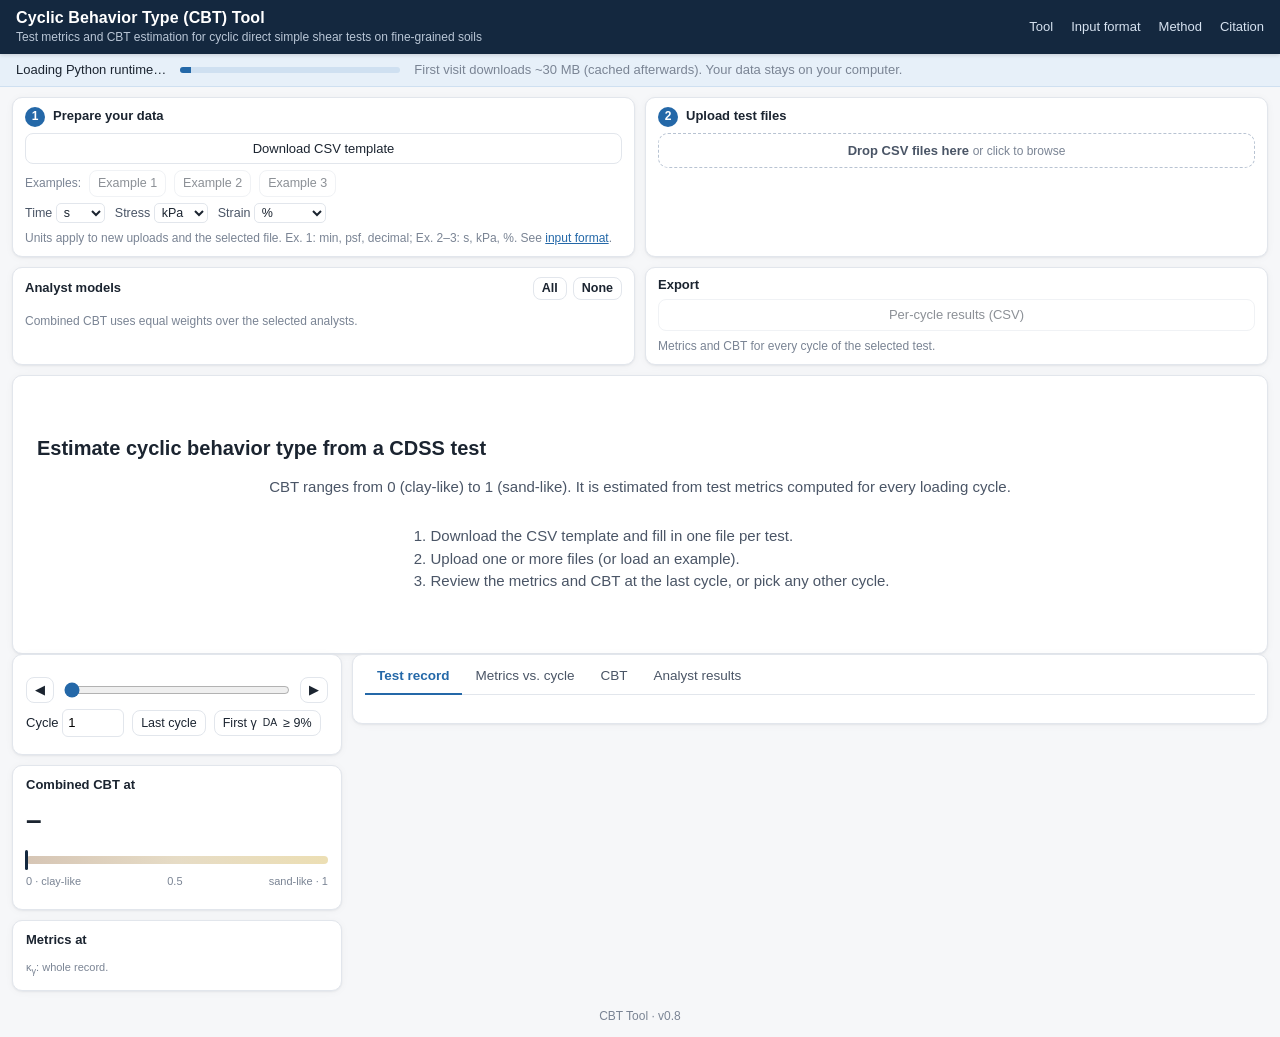
<file: index.html>
<!DOCTYPE html>
<html lang="en">
<head>
<meta charset="utf-8">
<meta name="viewport" content="width=device-width, initial-scale=1">
<title>CBT Tool – Cyclic Behavior Type from CDSS Tests</title>
<meta name="description" content="Compute cyclic test metrics and estimate cyclic behavior type (CBT) of fine-grained soils from cyclic direct simple shear test records.">
<link rel="stylesheet" href="css/style.css?v=0.8">
<script src="vendor/plotly.min.js"></script>
</head>
<body>

<header class="topbar">
  <div class="brand">
    <h1>Cyclic Behavior Type (CBT) Tool</h1>
    <p>Test metrics and CBT estimation for cyclic direct simple shear tests on fine-grained soils</p>
  </div>
  <nav>
    <a href="#tool">Tool</a>
    <a href="about.html#input">Input format</a>
    <a href="about.html#method">Method</a>
    <a href="about.html#cite">Citation</a>
  </nav>
</header>

<div id="loader" class="loader">
  <span id="loaderText">Starting the calculation engine…</span>
  <span class="bar"><i id="loaderBar"></i></span>
  <span class="muted">First visit downloads ~30 MB (cached afterwards). Your data stays on your computer.</span>
</div>

<!-- ================= Control panel (horizontal) ================= -->
<section class="controls" id="tool">
  <div class="card">
    <h2><span class="n">1</span>Prepare your data</h2>
    <div class="stack small">
      <a class="btn block" href="template/CBT_CDSS_Template.csv" download>Download CSV template</a>
      <div class="row">
        <span class="muted">Examples:</span>
        <button class="btn sm" data-example="examples/Example_1.csv" data-units="min,psf,dec" title="Units: min, psf, decimal strain" disabled>Example 1</button>
        <button class="btn sm" data-example="examples/Example_2.csv" data-units="s,kPa,%" title="Units: s, kPa, % strain" disabled>Example 2</button>
        <button class="btn sm" data-example="examples/Example_3.csv" data-units="s,kPa,%" title="Units: s, kPa, % strain" disabled>Example 3</button>
      </div>
      <div class="units">
        <label>Time <select id="uTime"><option>s</option><option>min</option><option>h</option></select></label>
        <label>Stress <select id="uStress"><option>kPa</option><option>MPa</option><option>psf</option><option>psi</option><option>atm</option></select></label>
        <label>Strain <select id="uStrain"><option value="%">%</option><option value="dec">decimal</option></select></label>
      </div>
      <div class="muted">Units apply to new uploads and the selected file. Ex. 1: min, psf, decimal; Ex. 2–3: s, kPa, %. See <a href="about.html#input">input format</a>.</div>
    </div>
  </div>

  <div class="card">
    <h2><span class="n">2</span>Upload test files</h2>
    <label class="drop" id="drop">
      <input type="file" id="fileInput" accept=".csv,.txt" multiple>
      <strong>Drop CSV files here</strong> <span class="muted">or click to browse</span>
    </label>
    <ul class="files" id="fileList"></ul>
  </div>

  <div class="card">
    <h2>Analyst models
      <span class="h2-actions"><button class="btn sm" id="allAnalysts">All</button><button class="btn sm" id="noAnalysts">None</button></span>
    </h2>
    <div class="analysts" id="analystList"></div>
    <div class="muted small" style="margin-top:6px">Combined CBT uses equal weights over the selected analysts.</div>
  </div>

  <div class="card">
    <h2>Export</h2>
    <button class="btn block" id="exportCycles" disabled>Per-cycle results (CSV)</button>
    <div class="muted small" style="margin-top:6px">Metrics and CBT for every cycle of the selected test.</div>
  </div>
</section>

<!-- ================= Workspace ================= -->
<main class="workspace">
  <div id="emptyState" class="card empty">
    <h2>Estimate cyclic behavior type from a CDSS test</h2>
    <p>CBT ranges from 0 (clay-like) to 1 (sand-like). It is estimated from test metrics computed for every loading cycle.</p>
    <ol>
      <li>Download the CSV template and fill in one file per test.</li>
      <li>Upload one or more files (or load an example).</li>
      <li>Review the metrics and CBT at the last cycle, or pick any other cycle.</li>
    </ol>
  </div>

  <div id="testView" class="ws" hidden>
    <!-- ---------- left: test, cycle, results ---------- -->
    <div class="leftcol">
      <div class="card">
        <div class="testhead">
          <h2 id="tName"></h2>
          <div class="facts" id="tFacts"></div>
        </div>
        <div id="tBanner"></div>
        <div class="cyclebar">
          <div class="row nowrap">
            <button class="btn sm" id="prevCyc" title="Previous cycle">◀</button>
            <input type="range" id="cycSlider" min="1" max="1" value="1">
            <button class="btn sm" id="nextCyc" title="Next cycle">▶</button>
          </div>
          <div class="row">
            <label class="small">Cycle <input type="number" id="cycInput" min="1" value="1"></label>
            <button class="btn sm" id="goLast">Last cycle</button>
            <button class="btn sm" id="goTarget">First γ<sub>DA</sub> ≥ 9%</button>
          </div>
          <div class="cinfo" id="cycInfo"></div>
        </div>
      </div>

      <div class="results">
        <div class="card" id="cbtCard">
          <h2>Combined CBT at <span id="rCycle"></span></h2>
          <div class="cbt-big"><span class="v" id="rMedian">–</span><span class="l" id="rNote"></span></div>
          <div class="gauge" id="gauge">
            <div class="track"></div><div class="band" id="gBand"></div><div class="med" id="gMed"></div>
          </div>
          <div class="gauge-labels"><span>0 · clay-like</span><span>0.5</span><span>sand-like · 1</span></div>
          <div class="kv" id="rKV"></div>
        </div>
        <div class="card compact">
          <h2>Metrics at <span id="mCycle"></span></h2>
          <div class="metrics" id="metricGrid"></div>
          <div class="metrics-legend">κ<sub>γ</sub>: whole record.</div>
        </div>
      </div>
    </div>

    <!-- ---------- right: plots ---------- -->
    <div class="rightcol card">
      <div class="tabs" id="tabs">
        <button data-tab="record" class="on">Test record</button>
        <button data-tab="evol">Metrics vs. cycle</button>
        <button data-tab="cbt">CBT</button>
        <button data-tab="table">Analyst results</button>
      </div>

      <div class="tabpane on" id="tab-record">
        <div class="recgrid">
          <div class="plot" id="pLoop"></div>
          <div class="plot" id="pPath"></div>
          <div class="plot acc" id="pAcc"></div>
          <div class="plot" id="pStrainT"></div>
          <div class="plot" id="pRuT"></div>
        </div>
      </div>

      <div class="tabpane" id="tab-evol">
        <div class="grid2">
          <div class="plot" id="eRu"></div>
          <div class="plot" id="eHull"></div>
          <div class="plot" id="eDg"></div>
          <div class="plot" id="eGda"></div>
        </div>
      </div>

      <div class="tabpane" id="tab-cbt">
        <div class="row small" style="margin-bottom:8px">
          <label><input type="checkbox" id="showAnalystLines" checked> Show individual analysts</label>
          <label><input type="checkbox" id="logitSpace"> Distribution in logit space</label>
        </div>
        <div class="grid2">
          <div class="plot" id="cEvol"></div>
          <div class="plot" id="cPdf"></div>
        </div>
      </div>

      <div class="tabpane" id="tab-table">
        <div class="tblwrap"><table class="tbl" id="aTable"></table></div>
        <p class="muted small">μ<sub>T</sub>, σ<sub>T</sub>: mean and standard deviation in logit space. σ<sub>T</sub> combines coefficient (posterior) uncertainty and the model standard deviation σ̂. Combined σ<sub>T</sub> adds the between-analyst term.</p>
      </div>
    </div>
  </div>
</main>

<footer>CBT Tool · v0.8</footer>

<script src="js/app.js?v=0.8"></script>
</body>
</html>
</file>
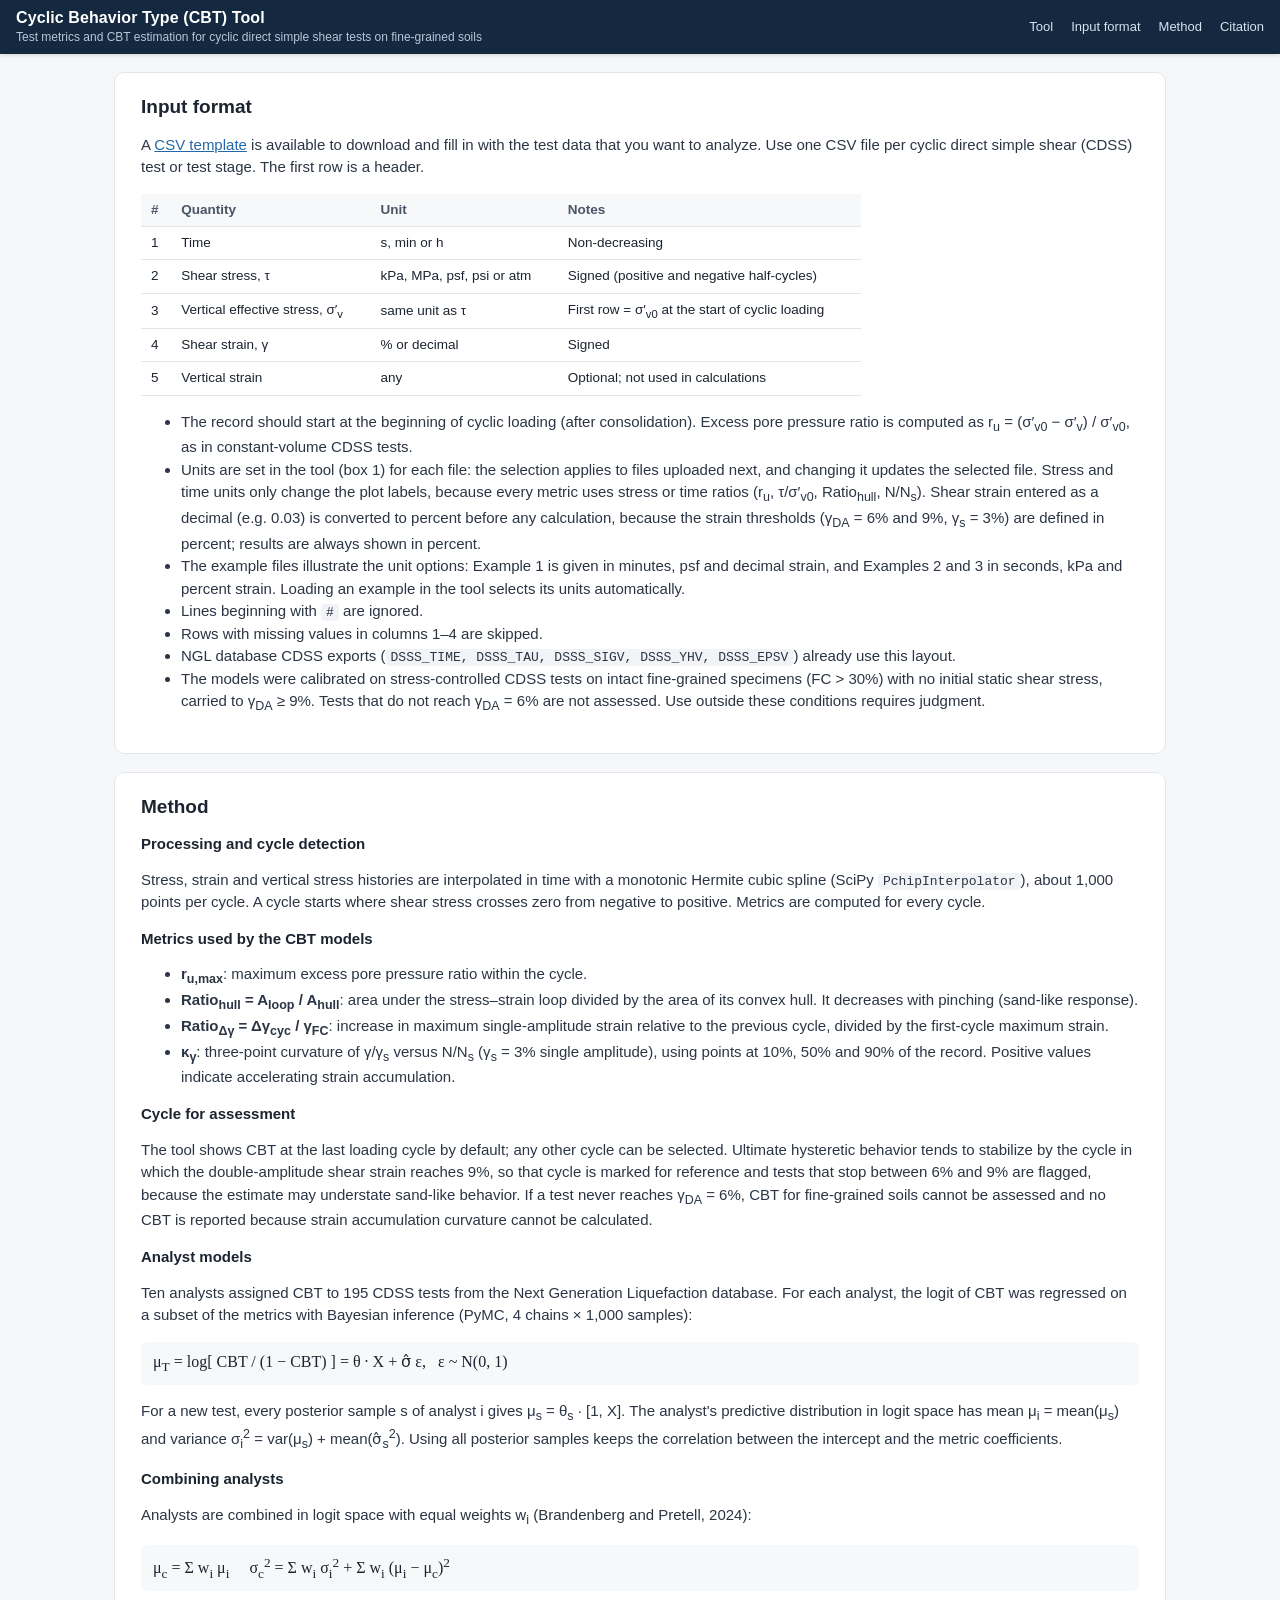
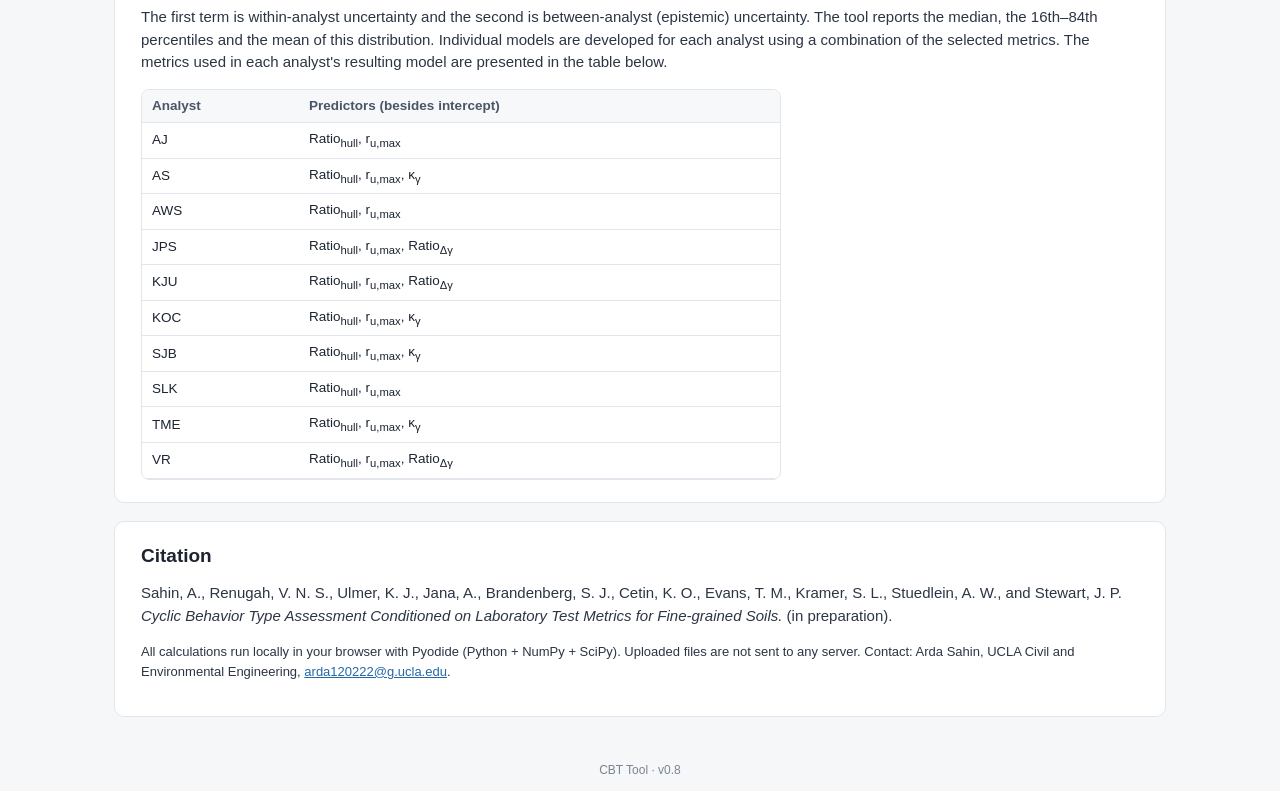
<file: about.html>
<!DOCTYPE html>
<html lang="en">
<head>
<meta charset="utf-8">
<meta name="viewport" content="width=device-width, initial-scale=1">
<title>CBT Tool – Input format, method and citation</title>
<meta name="description" content="Compute cyclic test metrics and estimate cyclic behavior type (CBT) of fine-grained soils from cyclic direct simple shear test records.">
<link rel="stylesheet" href="css/style.css?v=0.8">
</head>
<body>

<header class="topbar">
  <div class="brand">
    <h1>Cyclic Behavior Type (CBT) Tool</h1>
    <p>Test metrics and CBT estimation for cyclic direct simple shear tests on fine-grained soils</p>
  </div>
  <nav>
    <a href="index.html">Tool</a>
    <a href="#input">Input format</a>
    <a href="#method">Method</a>
    <a href="#cite">Citation</a>
  </nav>
</header>

<div class="doc" style="margin-top:6px">
  <section id="input">
    <h2>Input format</h2>
    <p>A <a href="template/CBT_CDSS_Template.csv" download>CSV template</a> is available to download and fill in with the test data that you want to analyze. Use one CSV file per cyclic direct simple shear (CDSS) test or test stage. The first row is a header.</p>
    <table class="tbl" style="max-width:720px">
      <thead><tr><th>#</th><th style="text-align:left">Quantity</th><th style="text-align:left">Unit</th><th style="text-align:left">Notes</th></tr></thead>
      <tbody>
        <tr><td>1</td><td style="text-align:left">Time</td><td style="text-align:left">s, min or h</td><td style="text-align:left">Non-decreasing</td></tr>
        <tr><td>2</td><td style="text-align:left">Shear stress, τ</td><td style="text-align:left">kPa, MPa, psf, psi or atm</td><td style="text-align:left">Signed (positive and negative half-cycles)</td></tr>
        <tr><td>3</td><td style="text-align:left">Vertical effective stress, σ′<sub>v</sub></td><td style="text-align:left">same unit as τ</td><td style="text-align:left">First row = σ′<sub>v0</sub> at the start of cyclic loading</td></tr>
        <tr><td>4</td><td style="text-align:left">Shear strain, γ</td><td style="text-align:left">% or decimal</td><td style="text-align:left">Signed</td></tr>
        <tr><td>5</td><td style="text-align:left">Vertical strain</td><td style="text-align:left">any</td><td style="text-align:left">Optional; not used in calculations</td></tr>
      </tbody>
    </table>
    <ul>
      <li>The record should start at the beginning of cyclic loading (after consolidation). Excess pore pressure ratio is computed as r<sub>u</sub> = (σ′<sub>v0</sub> − σ′<sub>v</sub>) / σ′<sub>v0</sub>, as in constant-volume CDSS tests.</li>
      <li>Units are set in the tool (box 1) for each file: the selection applies to files uploaded next, and changing it updates the selected file. Stress and time units only change the plot labels, because every metric uses stress or time ratios (r<sub>u</sub>, τ/σ′<sub>v0</sub>, Ratio<sub>hull</sub>, N/N<sub>s</sub>). Shear strain entered as a decimal (e.g. 0.03) is converted to percent before any calculation, because the strain thresholds (γ<sub>DA</sub> = 6% and 9%, γ<sub>s</sub> = 3%) are defined in percent; results are always shown in percent.</li>
      <li>The example files illustrate the unit options: Example 1 is given in minutes, psf and decimal strain, and Examples 2 and 3 in seconds, kPa and percent strain. Loading an example in the tool selects its units automatically.</li>
      <li>Lines beginning with <code>#</code> are ignored.</li>
      <li>Rows with missing values in columns 1–4 are skipped.</li>
      <li>NGL database CDSS exports (<code>DSSS_TIME, DSSS_TAU, DSSS_SIGV, DSSS_YHV, DSSS_EPSV</code>) already use this layout.</li>
      <li>The models were calibrated on stress-controlled CDSS tests on intact fine-grained specimens (FC &gt; 30%) with no initial static shear stress, carried to γ<sub>DA</sub> ≥ 9%. Tests that do not reach γ<sub>DA</sub> = 6% are not assessed. Use outside these conditions requires judgment.</li>
    </ul>
  </section>

  <section id="method">
    <h2>Method</h2>
    <h3>Processing and cycle detection</h3>
    <p>Stress, strain and vertical stress histories are interpolated in time with a monotonic Hermite cubic spline (SciPy <code>PchipInterpolator</code>), about 1,000 points per cycle. A cycle starts where shear stress crosses zero from negative to positive. Metrics are computed for every cycle.</p>

    <h3>Metrics used by the CBT models</h3>
    <ul>
      <li><strong>r<sub>u,max</sub></strong>: maximum excess pore pressure ratio within the cycle.</li>
      <li><strong>Ratio<sub>hull</sub> = A<sub>loop</sub> / A<sub>hull</sub></strong>: area under the stress–strain loop divided by the area of its convex hull. It decreases with pinching (sand-like response).</li>
      <li><strong>Ratio<sub>Δγ</sub> = Δγ<sub>cyc</sub> / γ<sub>FC</sub></strong>: increase in maximum single-amplitude strain relative to the previous cycle, divided by the first-cycle maximum strain.</li>
      <li><strong>κ<sub>γ</sub></strong>: three-point curvature of γ/γ<sub>s</sub> versus N/N<sub>s</sub> (γ<sub>s</sub> = 3% single amplitude), using points at 10%, 50% and 90% of the record. Positive values indicate accelerating strain accumulation.</li>
    </ul>

    <h3>Cycle for assessment</h3>
    <p>The tool shows CBT at the last loading cycle by default; any other cycle can be selected. Ultimate hysteretic behavior tends to stabilize by the cycle in which the double-amplitude shear strain reaches 9%, so that cycle is marked for reference and tests that stop between 6% and 9% are flagged, because the estimate may understate sand-like behavior. If a test never reaches γ<sub>DA</sub> = 6%, CBT for fine-grained soils cannot be assessed and no CBT is reported because strain accumulation curvature cannot be calculated.</p>

    <h3>Analyst models</h3>
    <p>Ten analysts assigned CBT to 195 CDSS tests from the Next Generation Liquefaction database. For each analyst, the logit of CBT was regressed on a subset of the metrics with Bayesian inference (PyMC, 4 chains × 1,000 samples):</p>
    <div class="eq">μ<sub>T</sub> = log[ CBT / (1 − CBT) ] = θ · X + σ̂ ε,&nbsp;&nbsp; ε ~ N(0, 1)</div>
    <p>For a new test, every posterior sample s of analyst i gives μ<sub>s</sub> = θ<sub>s</sub> · [1, X]. The analyst's predictive distribution in logit space has mean μ<sub>i</sub> = mean(μ<sub>s</sub>) and variance σ<sub>i</sub><sup>2</sup> = var(μ<sub>s</sub>) + mean(σ̂<sub>s</sub><sup>2</sup>). Using all posterior samples keeps the correlation between the intercept and the metric coefficients.</p>

    <h3>Combining analysts</h3>
    <p>Analysts are combined in logit space with equal weights w<sub>i</sub> (Brandenberg and Pretell, 2024):</p>
    <div class="eq">μ<sub>c</sub> = Σ w<sub>i</sub> μ<sub>i</sub>&nbsp;&nbsp;&nbsp;&nbsp; σ<sub>c</sub><sup>2</sup> = Σ w<sub>i</sub> σ<sub>i</sub><sup>2</sup> + Σ w<sub>i</sub> (μ<sub>i</sub> − μ<sub>c</sub>)<sup>2</sup></div>
    <p>The first term is within-analyst uncertainty and the second is between-analyst (epistemic) uncertainty. The tool reports the median, the 16th–84th percentiles and the mean of this distribution. Individual models are developed for each analyst using a combination of the selected metrics. The metrics used in each analyst's resulting model are presented in the table below.</p>
    <div class="tblwrap" style="max-width:640px"><table class="tbl"><thead><tr><th>Analyst</th><th style="text-align:left">Predictors (besides intercept)</th></tr></thead><tbody><tr><td>AJ</td><td style="text-align:left">Ratio<sub>hull</sub>, r<sub>u,max</sub></td></tr><tr><td>AS</td><td style="text-align:left">Ratio<sub>hull</sub>, r<sub>u,max</sub>, κ<sub>γ</sub></td></tr><tr><td>AWS</td><td style="text-align:left">Ratio<sub>hull</sub>, r<sub>u,max</sub></td></tr><tr><td>JPS</td><td style="text-align:left">Ratio<sub>hull</sub>, r<sub>u,max</sub>, Ratio<sub>Δγ</sub></td></tr><tr><td>KJU</td><td style="text-align:left">Ratio<sub>hull</sub>, r<sub>u,max</sub>, Ratio<sub>Δγ</sub></td></tr><tr><td>KOC</td><td style="text-align:left">Ratio<sub>hull</sub>, r<sub>u,max</sub>, κ<sub>γ</sub></td></tr><tr><td>SJB</td><td style="text-align:left">Ratio<sub>hull</sub>, r<sub>u,max</sub>, κ<sub>γ</sub></td></tr><tr><td>SLK</td><td style="text-align:left">Ratio<sub>hull</sub>, r<sub>u,max</sub></td></tr><tr><td>TME</td><td style="text-align:left">Ratio<sub>hull</sub>, r<sub>u,max</sub>, κ<sub>γ</sub></td></tr><tr><td>VR</td><td style="text-align:left">Ratio<sub>hull</sub>, r<sub>u,max</sub>, Ratio<sub>Δγ</sub></td></tr></tbody></table></div>
  </section>

  <section id="cite">
    <h2>Citation</h2>
    <p>Sahin, A., Renugah, V. N. S., Ulmer, K. J., Jana, A., Brandenberg, S. J., Cetin, K. O., Evans, T. M., Kramer, S. L., Stuedlein, A. W., and Stewart, J. P. <em>Cyclic Behavior Type Assessment Conditioned on Laboratory Test Metrics for Fine-grained Soils.</em> (in preparation).</p>
    <p class="muted">All calculations run locally in your browser with Pyodide (Python + NumPy + SciPy). Uploaded files are not sent to any server. Contact: Arda Sahin, UCLA Civil and Environmental Engineering, <a href="mailto:arda120222@g.ucla.edu">arda120222@g.ucla.edu</a>.</p>
  </section>
</div>

<footer>CBT Tool · v0.8</footer>
</body>
</html>
</file>
<file: css/style.css>
:root {
  --bg: #f6f7f9;
  --panel: #ffffff;
  --ink: #1b2430;
  --ink-2: #4a5566;
  --ink-3: #7a8494;
  --line: #e2e6ec;
  --accent: #2468a8;
  --accent-soft: #e7f0f9;
  --clay: #8a5a2b;
  --sand: #c9a227;
  --ok: #2e7d4f;
  --warn: #b26a00;
  --warn-soft: #fff4e2;
  --err: #b3261e;
  --radius: 10px;
  --shadow: 0 1px 2px rgba(20, 30, 45, .06), 0 1px 8px rgba(20, 30, 45, .04);
  --mono: ui-monospace, SFMono-Regular, Menlo, Consolas, monospace;
}
* { box-sizing: border-box; }
html { scroll-behavior: smooth; }
body {
  margin: 0; background: var(--bg); color: var(--ink);
  font: 15px/1.5 -apple-system, BlinkMacSystemFont, "Segoe UI", Roboto, "Helvetica Neue", Arial, sans-serif;
}
a { color: var(--accent); }
h1, h2, h3 { line-height: 1.25; margin: 0; }
button { font: inherit; }

/* ---------- header ---------- */
.topbar {
  background: #14283f; color: #fff; padding: 14px 24px;
  display: flex; align-items: center; gap: 24px; flex-wrap: wrap;
}
.topbar .brand h1 { font-size: 19px; font-weight: 650; letter-spacing: .1px; }
.topbar .brand p { margin: 2px 0 0; font-size: 13px; color: #b9c6d6; }
.topbar nav { margin-left: auto; display: flex; gap: 18px; font-size: 14px; }
.topbar nav a { color: #d6e2f0; text-decoration: none; }
.topbar nav a:hover { color: #fff; text-decoration: underline; }

/* ---------- loader ---------- */
.loader {
  background: var(--accent-soft); border-bottom: 1px solid #cfe0f1;
  padding: 10px 24px; display: flex; align-items: center; gap: 14px; font-size: 14px;
}
.loader .bar { flex: 0 0 220px; height: 6px; background: #cfe0f1; border-radius: 3px; overflow: hidden; }
.loader .bar i { display: block; height: 100%; width: 0; background: var(--accent); transition: width .4s; }
.loader.done { display: none; }
.loader.fatal { background: #fdecea; border-color: #f5c6c2; color: var(--err); }

/* ---------- layout ---------- */
.layout {
  display: grid; grid-template-columns: 310px minmax(0, 1fr); gap: 20px;
  padding: 20px 24px; max-width: 1600px; margin: 0 auto;
}
@media (max-width: 980px) { .layout { grid-template-columns: 1fr; padding: 16px; } }
.card {
  background: var(--panel); border: 1px solid var(--line); border-radius: var(--radius);
  box-shadow: var(--shadow); padding: 16px;
}
.card + .card { margin-top: 14px; }
.card h2 { font-size: 14px; font-weight: 650; margin-bottom: 10px; display: flex; align-items: center; gap: 8px; }
.card h2 .n {
  width: 20px; height: 20px; border-radius: 50%; background: var(--accent); color: #fff;
  display: inline-grid; place-items: center; font-size: 12px;
}
.muted { color: var(--ink-3); font-size: 13px; }
.small { font-size: 13px; }

.btn {
  display: inline-flex; align-items: center; justify-content: center; gap: 6px;
  border: 1px solid var(--line); background: #fff; color: var(--ink);
  border-radius: 8px; padding: 7px 12px; cursor: pointer; text-decoration: none; font-size: 14px;
}
.btn:hover { border-color: #c4ccd8; background: #fafbfc; }
.btn.primary { background: var(--accent); border-color: var(--accent); color: #fff; }
.btn.primary:hover { background: #1d5790; }
.btn:disabled { opacity: .5; cursor: not-allowed; }
.btn.sm { padding: 4px 9px; font-size: 13px; }
.btn.block { width: 100%; }
.row { display: flex; gap: 8px; flex-wrap: wrap; align-items: center; }
.stack > * + * { margin-top: 8px; }

.drop {
  display: block;
  border: 1.5px dashed #b8c3d2; border-radius: 10px; padding: 18px 12px; text-align: center;
  color: var(--ink-2); cursor: pointer; transition: background .15s, border-color .15s; font-size: 14px;
}
.drop:hover, .drop.over { background: var(--accent-soft); border-color: var(--accent); }
.drop input { display: none; }

.files { list-style: none; margin: 10px 0 0; padding: 0; max-height: 340px; overflow: auto; }
.files li {
  display: flex; align-items: center; gap: 8px; padding: 7px 8px; border-radius: 8px;
  cursor: pointer; font-size: 13.5px;
}
.files li:hover { background: #f2f5f8; }
.files li.active { background: var(--accent-soft); }
.files .fname { flex: 1; overflow: hidden; text-overflow: ellipsis; white-space: nowrap; }
.chip {
  font-size: 12px; padding: 1px 7px; border-radius: 10px; background: #eef1f5; color: var(--ink-2);
  font-variant-numeric: tabular-nums; white-space: nowrap;
}
.chip.err { background: #fdecea; color: var(--err); }
.chip.warn { background: var(--warn-soft); color: var(--warn); }
.x { border: 0; background: none; color: var(--ink-3); cursor: pointer; padding: 0 2px; font-size: 16px; line-height: 1; }
.x:hover { color: var(--err); }

.analysts { display: grid; grid-template-columns: 1fr 1fr; gap: 4px 10px; font-size: 13.5px; }
.analysts label { display: flex; align-items: center; gap: 6px; cursor: pointer; }
.swatch { width: 10px; height: 10px; border-radius: 2px; display: inline-block; }

/* ---------- main ---------- */
.empty { text-align: center; padding: 60px 24px; color: var(--ink-2); }
.empty h2 { font-size: 20px; margin-bottom: 8px; color: var(--ink); }
.empty ol { text-align: left; display: inline-block; margin: 12px auto 0; }

.testhead { display: flex; flex-wrap: wrap; align-items: baseline; gap: 10px 18px; margin-bottom: 12px; }
.testhead h2 { font-size: 18px; }
.facts { display: flex; flex-wrap: wrap; gap: 6px 16px; font-size: 13.5px; color: var(--ink-2); }
.facts b { color: var(--ink); font-weight: 600; font-variant-numeric: tabular-nums; }

.banner { border-radius: 8px; padding: 8px 12px; font-size: 13.5px; margin-bottom: 12px; }
.banner.warn { background: var(--warn-soft); color: #7a4800; border: 1px solid #f3d9a8; }
.banner.err { background: #fdecea; color: var(--err); border: 1px solid #f5c6c2; }

.cyclebar { display: flex; flex-wrap: wrap; align-items: center; gap: 10px 14px; }
.cyclebar input[type=range] { flex: 1 1 260px; accent-color: var(--accent); }
.cyclebar input[type=number] { width: 72px; padding: 5px 6px; border: 1px solid var(--line); border-radius: 6px; font: inherit; }
.cyclebar .cinfo { font-size: 13.5px; color: var(--ink-2); font-variant-numeric: tabular-nums; }

.results { display: grid; grid-template-columns: minmax(280px, 1.1fr) minmax(0, 2fr); gap: 14px; margin-top: 14px; }
@media (max-width: 1180px) { .results { grid-template-columns: 1fr; } }
.cbt-big { display: flex; align-items: baseline; gap: 10px; }
.cbt-big .v { font-size: 40px; font-weight: 650; font-variant-numeric: tabular-nums; letter-spacing: -.5px; }
.cbt-big .l { color: var(--ink-2); font-size: 14px; }
.gauge { position: relative; height: 34px; margin: 14px 0 4px; }
.gauge .track {
  position: absolute; left: 0; right: 0; top: 12px; height: 10px; border-radius: 5px;
  background: linear-gradient(90deg, var(--clay), #b89a5a 50%, var(--sand));
  opacity: .35;
}
.gauge .band { position: absolute; top: 9px; height: 16px; border-radius: 4px; background: rgba(20, 40, 63, .28); }
.gauge .med { position: absolute; top: 4px; width: 3px; height: 26px; margin-left: -1.5px; background: #14283f; border-radius: 2px; }
.gauge-labels { display: flex; justify-content: space-between; font-size: 12px; color: var(--ink-3); }
.kv { display: grid; grid-template-columns: 1fr auto; gap: 3px 12px; font-size: 13.5px; margin-top: 12px; }
.kv span:nth-child(even) { text-align: right; font-variant-numeric: tabular-nums; font-weight: 550; }

.metrics { display: grid; grid-template-columns: repeat(auto-fill, minmax(150px, 1fr)); gap: 10px; }
.metric { border: 1px solid var(--line); border-radius: 8px; padding: 9px 11px; }
.metric.model { border-color: #bcd3ea; background: #f7fafd; }
.metric .mn { font-size: 12.5px; color: var(--ink-2); }
.metric .mv { font-size: 19px; font-weight: 600; font-variant-numeric: tabular-nums; }
.metric .mu { font-size: 12px; color: var(--ink-3); }
.metrics-legend { font-size: 12.5px; color: var(--ink-3); margin-top: 8px; }

.tabs { display: flex; gap: 2px; border-bottom: 1px solid var(--line); margin: 18px 0 12px; flex-wrap: wrap; }
.tabs button {
  border: 0; background: none; padding: 9px 14px; cursor: pointer; color: var(--ink-2);
  border-bottom: 2px solid transparent; margin-bottom: -1px; font-size: 14px;
}
.tabs button.on { color: var(--accent); border-bottom-color: var(--accent); font-weight: 600; }
.tabpane { display: none; }
.tabpane.on { display: block; }
.grid2 { display: grid; grid-template-columns: repeat(2, minmax(0, 1fr)); gap: 12px; }
.grid3 { display: grid; grid-template-columns: repeat(3, minmax(0, 1fr)); gap: 12px; }
@media (max-width: 1180px) { .grid3 { grid-template-columns: repeat(2, minmax(0, 1fr)); } }
@media (max-width: 720px) { .grid2, .grid3 { grid-template-columns: 1fr; } }
.plot { height: 330px; border: 1px solid var(--line); border-radius: 8px; background: #fff; }
.plot.tall { height: 420px; }
.plot.short { height: 260px; }

table.tbl { border-collapse: collapse; width: 100%; font-size: 13.5px; font-variant-numeric: tabular-nums; }
.tbl th, .tbl td { padding: 6px 10px; border-bottom: 1px solid var(--line); text-align: right; }
.tbl th:first-child, .tbl td:first-child { text-align: left; }
.tbl thead th { font-weight: 600; color: var(--ink-2); background: #f7f8fa; position: sticky; top: 0; }
.tbl tr.off td { color: var(--ink-3); }
.tbl tr.combined td { font-weight: 650; border-top: 2px solid var(--line); }
.tblwrap { overflow: auto; max-height: 560px; border: 1px solid var(--line); border-radius: 8px; }

/* ---------- docs ---------- */
.doc { max-width: 1100px; margin: 10px auto 40px; padding: 0 24px; }
.doc section { background: var(--panel); border: 1px solid var(--line); border-radius: var(--radius); padding: 22px 26px; margin-top: 18px; }
.doc h2 { font-size: 19px; margin-bottom: 10px; }
.doc h3 { font-size: 15px; margin: 16px 0 6px; }
.doc p, .doc li { color: #2b3544; }
.eq { font-family: "Cambria Math", "Times New Roman", serif; font-size: 16px; background: #f7f8fa; border-radius: 6px; padding: 8px 12px; margin: 8px 0; overflow-x: auto; }
code { font-family: var(--mono); font-size: 13px; background: #f1f3f6; padding: 1px 5px; border-radius: 4px; }
footer { text-align: center; color: var(--ink-3); font-size: 13px; padding: 10px 24px 40px; }

/* record plots: 2x2 block with the strain-accumulation plot beside it; every plot has a square plotting area */
.recgrid { display: grid; grid-template-columns: repeat(3, minmax(0, 1fr)); gap: 12px; align-items: start; }
.recgrid .plot { height: auto; }
.recgrid .acc { grid-column: 3; grid-row: 1 / span 2; align-self: center; }
@media (max-width: 1180px) {
  .recgrid { grid-template-columns: repeat(2, minmax(0, 1fr)); }
  .recgrid .acc { grid-column: 1 / span 2; grid-row: 3; justify-self: center; width: 50%; }
}
@media (max-width: 720px) {
  .recgrid { grid-template-columns: 1fr; }
  .recgrid .acc { grid-column: 1; grid-row: auto; width: 100%; }
}
#tab-evol .plot { height: 380px; }
#tab-cbt .plot { height: 480px; }
#tab-cbt .grid2 { grid-template-columns: 1fr; }
.results.single { grid-template-columns: 1fr; }

/* ================= v0.3 layout: controls on top, results left, plots right ================= */
.controls {
  display: grid; grid-template-columns: 1fr 1.3fr 1.5fr 0.8fr; gap: 14px;
  padding: 16px 20px 0; max-width: 1800px; margin: 0 auto;
}
.controls .card + .card { margin-top: 0; }
.controls .card { padding: 12px 14px; }
.controls .card h2 { margin-bottom: 8px; }
.controls .drop { padding: 9px 10px; }
.controls .files { max-height: 84px; margin-top: 6px; }
.controls .files li { padding: 4px 8px; }
.controls .analysts { grid-template-columns: repeat(5, auto); gap: 4px 12px; justify-content: start; }
.h2-actions { margin-left: auto; display: inline-flex; gap: 6px; }
@media (max-width: 1100px) { .controls { grid-template-columns: 1fr 1fr; } }
@media (max-width: 640px) { .controls { grid-template-columns: 1fr; padding: 12px 12px 0; } .controls .analysts { grid-template-columns: repeat(3, auto); } }

.workspace { padding: 14px 20px 20px; max-width: 1800px; margin: 0 auto; }
.ws { display: grid; grid-template-columns: 360px minmax(0, 1fr); gap: 14px; align-items: start; }
@media (max-width: 1100px) { .ws { grid-template-columns: 1fr; } }
@media (max-width: 640px) { .workspace { padding: 12px; } }
.leftcol > .card, .leftcol .results > .card { margin-top: 0; }
.leftcol > * + * { margin-top: 12px; }
.leftcol .results { display: block; margin-top: 12px; }
.leftcol .results > .card + .card { margin-top: 12px; }
.leftcol .testhead { display: block; margin-bottom: 8px; }
.leftcol .testhead h2 { margin-bottom: 6px; word-break: break-all; }
.leftcol .facts { gap: 2px 12px; font-size: 13px; }
.cyclebar { display: block; }
.cyclebar .row + .row, .cyclebar .row + .cinfo { margin-top: 8px; }
.cyclebar .nowrap { flex-wrap: nowrap; }
.cyclebar input[type=range] { flex: 1 1 auto; min-width: 0; }
.cbt-big .v { font-size: 34px; }
.kv { font-size: 13px; }
.compact .metrics { grid-template-columns: repeat(2, minmax(0, 1fr)); gap: 8px; }
.compact .metric { padding: 6px 9px; }
.compact .metric .mv { font-size: 16px; }
.compact .metric .mu { font-size: 11.5px; }

.rightcol { padding: 8px 14px 14px; min-width: 0; }
.rightcol .tabs { margin: 0 0 10px; }
.rightcol .recgrid .plot { justify-self: center; }
.rightcol #tab-evol .grid2, .rightcol #tab-cbt .grid2 { grid-template-columns: repeat(2, minmax(0, 1fr)); }
@media (max-width: 800px) { .rightcol #tab-evol .grid2, .rightcol #tab-cbt .grid2 { grid-template-columns: 1fr; } }
.rightcol .tblwrap { max-height: none; }

/* ================= v0.4: full-width, compact, fits 1920×1080 at 100% ================= */
.topbar { padding: 8px 16px; }
.topbar .brand h1 { font-size: 16px; }
.topbar .brand p { font-size: 12px; margin-top: 0; }
.topbar nav { font-size: 13px; }
.loader { padding: 6px 16px; font-size: 13px; }

.controls { max-width: none; padding: 10px 12px 0; gap: 10px; }
.controls .card { padding: 9px 12px; }
.controls .card h2 { font-size: 13px; margin-bottom: 6px; }
.controls .btn { padding: 5px 10px; font-size: 13px; }
.controls .btn.sm { padding: 3px 8px; font-size: 12.5px; }
.controls .stack > * + * { margin-top: 6px; }
.controls .drop { padding: 7px 10px; font-size: 13px; }
.controls .files { max-height: 66px; }
.controls .analysts { font-size: 13px; gap: 2px 12px; }
.controls .muted { font-size: 12px; }

.workspace { max-width: none; padding: 10px 12px 12px; }
.ws { grid-template-columns: 330px minmax(0, 1fr); gap: 10px; }
.leftcol { font-size: 13px; }
.leftcol .card { padding: 11px 13px; }
.leftcol > * + *, .leftcol .results, .leftcol .results > .card + .card { margin-top: 10px; }
.leftcol .card h2 { font-size: 13px; margin-bottom: 6px; }
.leftcol .testhead h2 { font-size: 15px; margin-bottom: 3px; }
.leftcol .facts { font-size: 12px; gap: 0 10px; }
.leftcol .banner { font-size: 12px; padding: 6px 9px; margin-bottom: 8px; }
.cyclebar .row + .row, .cyclebar .row + .cinfo { margin-top: 6px; }
.cyclebar .btn.sm { padding: 3px 8px; font-size: 12.5px; }
.cyclebar input[type=number] { width: 62px; padding: 3px 5px; }
.cyclebar .cinfo { font-size: 12px; }
.cbt-big .v { font-size: 28px; }
.cbt-big .l { font-size: 13px; }
.gauge { height: 26px; margin: 6px 0 0; }
.gauge .track { top: 9px; height: 8px; }
.gauge .band { top: 7px; height: 12px; }
.gauge .med { top: 3px; height: 20px; }
.gauge-labels { font-size: 11px; }
.leftcol .kv { grid-template-columns: auto 1fr auto 1fr; gap: 1px 8px; font-size: 12px; margin-top: 8px; }
.leftcol .kv span:nth-child(odd) { color: var(--ink-2); }
.compact .metrics { grid-template-columns: repeat(4, minmax(0, 1fr)); gap: 6px; }
.compact .metric { padding: 5px 6px; }
.compact .metric .mn { font-size: 11.5px; }
.compact .metric .mv { font-size: 14px; }
.compact .metric .mu { display: none; }
.metrics-legend { font-size: 11px; margin-top: 5px; }

.rightcol { padding: 4px 12px 10px; }
.rightcol .tabs { margin-bottom: 8px; }
.rightcol .tabs button { padding: 7px 12px; font-size: 13.5px; }
.recgrid { gap: 10px; }
.rightcol .plot { border-color: #edf0f3; }
.rightcol #tab-evol .grid2 { gap: 10px; }
.rightcol #tab-evol .plot, .rightcol #tab-cbt .plot { justify-self: center; }
#tab-cbt .row { margin-bottom: 4px !important; }
footer { padding: 4px 12px 12px; font-size: 12px; }

/* plots sit in columns as wide as the plots themselves, centred in the panel */
.rightcol .recgrid { grid-template-columns: repeat(3, max-content); justify-content: center; column-gap: 18px; }
.rightcol #tab-evol .grid2 { grid-template-columns: repeat(2, max-content); justify-content: center; column-gap: 24px; }
.rightcol .plot { border: 0; }
@media (max-width: 1100px) {
  .rightcol .recgrid { grid-template-columns: repeat(2, max-content); }
  .rightcol .recgrid .acc { grid-column: 1 / span 2; width: auto; }
}

.rightcol .recgrid .plot { justify-self: start; }

/* header always visible */
.topbar { position: sticky; top: 0; z-index: 50; box-shadow: 0 1px 4px rgba(0,0,0,.15); }
html { scroll-padding-top: 64px; }   /* anchors (#input, #method, #cite) land below the header */

/* ================= v0.7: responsive plot grids (column count set by JS from panel width) ================= */
.rightcol { container-type: inline-size; overflow: hidden; }
.leftcol { min-width: 0; }
.rightcol .plot { max-width: 100%; overflow: hidden; }
.rightcol .recgrid { justify-content: center; column-gap: 16px; row-gap: 10px; }
.rightcol .recgrid[data-cols="3"] { grid-template-columns: repeat(3, max-content); }
.rightcol .recgrid[data-cols="3"] .acc { grid-column: 3; grid-row: 1 / span 2; align-self: center; justify-self: start; width: auto; }
.rightcol .recgrid[data-cols="2"] { grid-template-columns: repeat(2, max-content); }
.rightcol .recgrid[data-cols="2"] .acc { grid-column: 1 / span 2; grid-row: 3; justify-self: center; width: auto; }
.rightcol .recgrid[data-cols="1"] { grid-template-columns: max-content; }
.rightcol .recgrid[data-cols="1"] .acc { grid-column: 1; grid-row: auto; justify-self: start; width: auto; }
.rightcol #tab-evol .grid2[data-cols="2"] { grid-template-columns: repeat(2, max-content); }
.rightcol #tab-evol .grid2[data-cols="1"] { grid-template-columns: max-content; }
.rightcol #tab-cbt .grid2 { justify-content: center; column-gap: 16px; }
.rightcol #tab-cbt .grid2[data-cols="2"] { grid-template-columns: repeat(2, max-content); }
.rightcol #tab-cbt .grid2[data-cols="1"] { grid-template-columns: max-content; }
.rightcol .tblwrap { overflow-x: auto; }

/* unit selectors */
.units { display: flex; flex-wrap: wrap; gap: 4px 10px; font-size: 12.5px; color: var(--ink-2); }
.units select { font: inherit; padding: 1px 3px; border: 1px solid var(--line); border-radius: 5px; background: #fff; color: var(--ink); }

@media (max-width: 1300px) { .controls { grid-template-columns: 1fr 1fr; } }
@media (max-width: 640px) { .controls { grid-template-columns: 1fr; } }
/* narrow screens: results panel above the plots */
@media (max-width: 900px) { .ws { grid-template-columns: minmax(0, 1fr); } }
</file>
